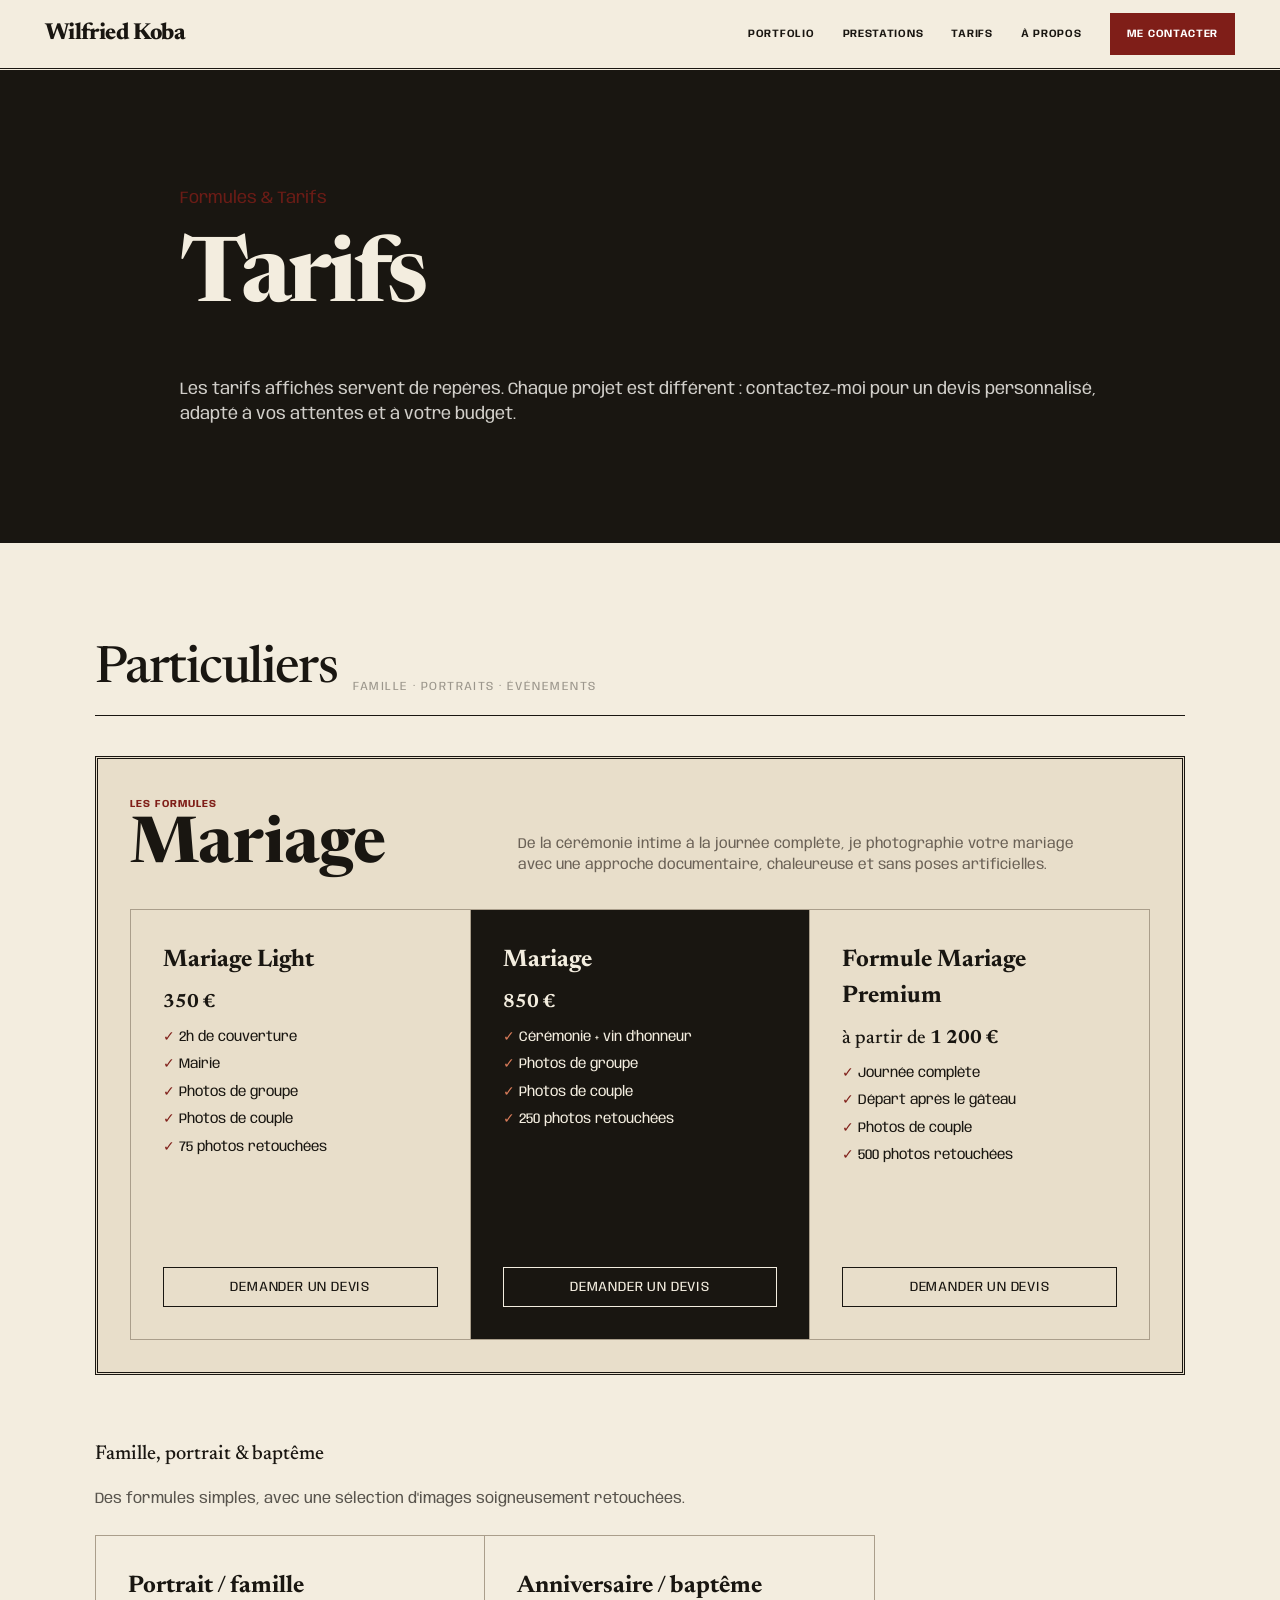
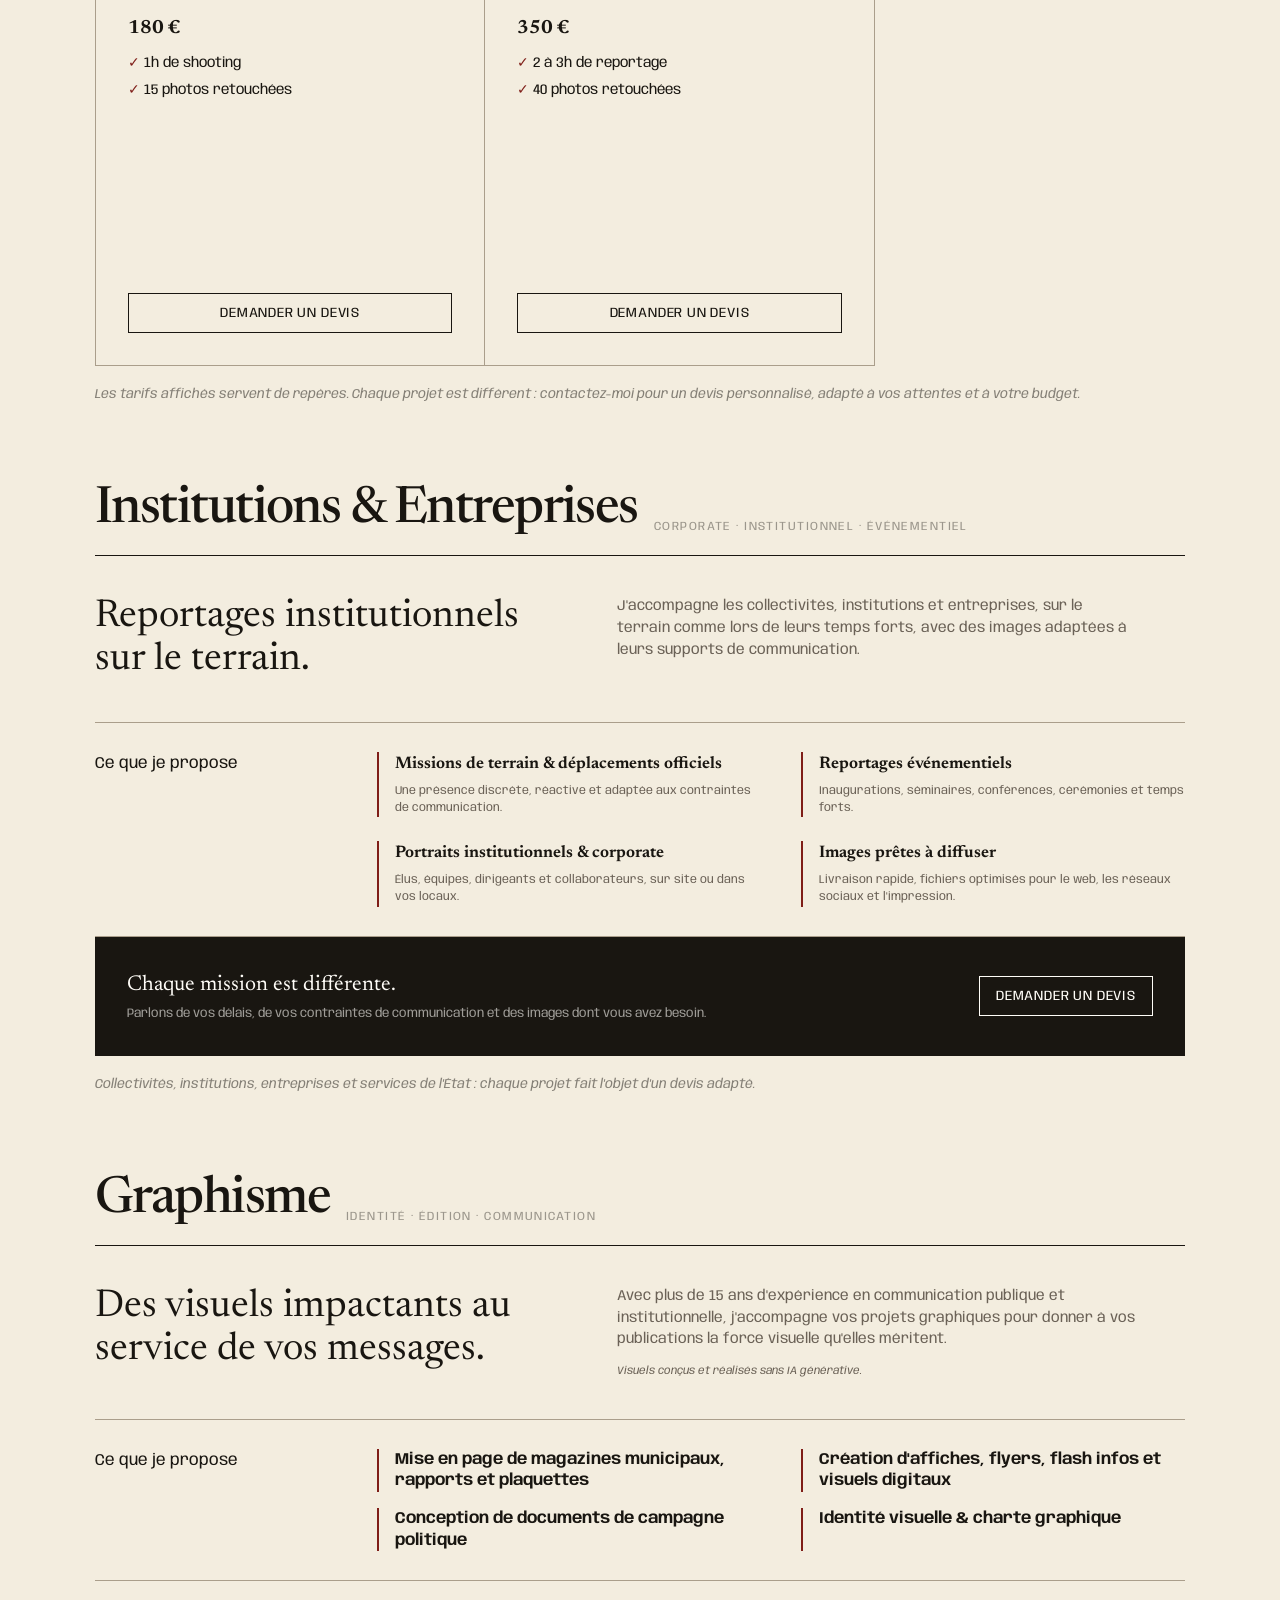
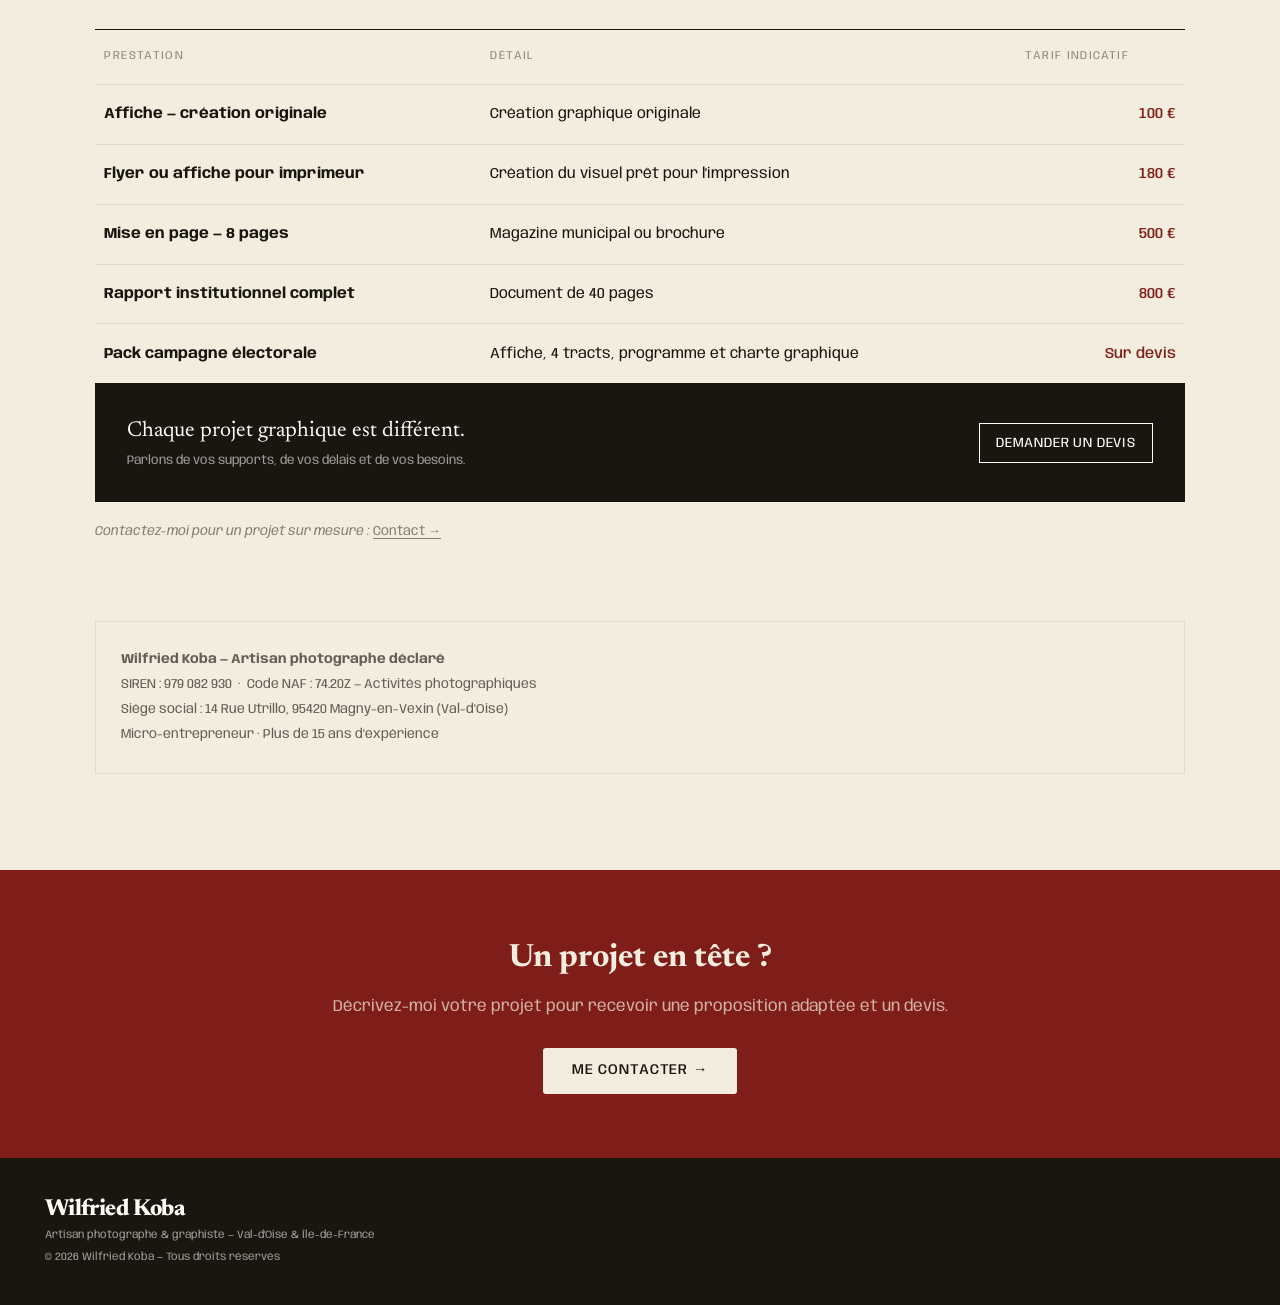
<file: tarifs.html>
<!DOCTYPE html>
<html lang="fr">
<head>
<meta charset="UTF-8">
<meta name="viewport" content="width=device-width, initial-scale=1.0">
<title>Tarifs — Wilfried Koba, Artisan photographe Val-d'Oise</title>
<meta name="description" content="Tarifs indicatifs de Wilfried Koba, artisan photographe et graphiste en Val-d'Oise. Portraits, famille, mariages et graphisme.">
<link rel="preconnect" href="https://fonts.googleapis.com">
<link rel="preconnect" href="https://fonts.gstatic.com" crossorigin>
<link href="https://fonts.googleapis.com/css2?family=Anybody:wdth,wght@50..150,300..900&family=Newsreader:opsz,wght@6..72,400..800&display=swap" rel="stylesheet">
<link rel="stylesheet" href="assets/css/style.css?v=20260910-3">
<style>
/* ── Tarifs page specific ── */
.tarifs-hero {
  background: var(--ink);
  color: var(--bg);
  padding: clamp(3rem, 8vw, 6rem) var(--side) clamp(2rem, 6vw, 4rem);
  text-align: center;
}
.tarifs-hero .eyebrow { color: var(--accent); }
.tarifs-hero h1 { font-family: var(--serif); font-size: clamp(2rem, 5vw, 3.5rem); font-weight: 500; margin: .3em 0 .6em; color: var(--bg); }
.tarifs-hero p { font-size: 1.05rem; opacity: .8; max-width: 520px; margin: 0 auto; }

.tarifs-body { max-width: 1080px; margin: 0 auto; padding: 4rem var(--side) 6rem; }

/* Section heading */
.tarifs-section { margin-bottom: 5rem; }
.tarifs-section-head { display: flex; align-items: baseline; gap: 1rem; margin-bottom: 2.5rem; border-bottom: 1px solid var(--ink); padding-bottom: .8rem; }
.tarifs-section-head h2 { font-family: var(--serif); font-size: clamp(1.5rem, 3vw, 2rem); font-weight: 500; }
.tarifs-section-head .section-tag { font-size: .75rem; letter-spacing: .12em; text-transform: uppercase; opacity: .4; }

/* Pack cards */
.packs { display: grid; grid-template-columns: repeat(auto-fit, minmax(240px, 1fr)); gap: 1.5rem; }
.pack {
  border: 1px solid rgba(26,23,20,.12);
  border-radius: 4px;
  padding: 1.8rem 1.6rem;
  display: flex; flex-direction: column; gap: .8rem;
  position: relative;
}
.pack.featured {
  border-color: var(--ink);
  background: var(--ink);
  color: var(--bg);
}
.pack-badge {
  position: absolute; top: -12px; left: 1.6rem;
  background: var(--accent); color: #fff;
  font-size: .7rem; letter-spacing: .1em; text-transform: uppercase;
  padding: .25em .8em; border-radius: 2px;
}
.pack-name { font-family: var(--serif); font-size: 1.15rem; font-weight: 500; }
.pack-price { font-size: 1.6rem; font-weight: 500; line-height: 1.2; }
.pack-price span { font-size: .85rem; font-weight: 400; opacity: .6; }
.pack-desc { font-size: .9rem; line-height: 1.6; opacity: .7; }
.pack.featured .pack-desc { opacity: .75; }
.pack-includes { list-style: none; padding: 0; margin: 0; font-size: .88rem; display: flex; flex-direction: column; gap: .4rem; }
.pack-includes li::before { content: "✓ "; color: var(--accent); font-weight: 500; }
.pack.featured .pack-includes li::before { color: #d97c5a; }
.pack-cta {
  margin-top: auto;
  display: inline-block; padding: .65em 1.2em;
  border: 1px solid currentColor; border-radius: 3px;
  font-size: .85rem; letter-spacing: .06em; text-transform: uppercase;
  text-decoration: none; text-align: center;
  transition: background .2s, color .2s;
}
.pack-cta:hover { background: var(--ink); color: var(--bg); }
.pack.featured .pack-cta { border-color: var(--bg); color: var(--bg); }
.pack.featured .pack-cta:hover { background: var(--bg); color: var(--ink); }

.pack-note { margin-top: 1.2rem; font-size: .82rem; opacity: .5; font-style: italic; }

/* Tableau simple */
.price-table { width: 100%; border-collapse: collapse; font-size: .92rem; }
.price-table th, .price-table td { text-align: left; padding: .9rem .5rem; border-bottom: 1px solid rgba(26,23,20,.1); vertical-align: top; }
.price-table th { font-size: .72rem; letter-spacing: .12em; text-transform: uppercase; opacity: .45; font-weight: 400; padding-bottom: .5rem; }
.price-table td:last-child { text-align: right; font-weight: 500; white-space: nowrap; }
.price-table tr:last-child td { border-bottom: none; }
.price-tag-accent { color: var(--accent); }

/* CTA bande */
.tarifs-cta-band {
  background: var(--ink); color: var(--bg);
  text-align: center;
  padding: clamp(2.5rem, 6vw, 4rem) var(--side);
}
.tarifs-cta-band h2 { font-family: var(--serif); font-size: clamp(1.4rem, 3vw, 2rem); margin-bottom: .8rem; color: var(--bg); }
.tarifs-cta-band p { opacity: .7; margin-bottom: 1.8rem; }
.tarifs-cta-band a {
  display: inline-block; padding: .85em 2em;
  background: var(--bg); color: var(--ink);
  text-decoration: none; font-size: .9rem;
  letter-spacing: .06em; text-transform: uppercase;
  border-radius: 3px; font-weight: 500;
}

/* Legal block */
.legal-block {
  border: 1px solid rgba(26,23,20,.12);
  border-radius: 4px;
  padding: 1.6rem;
  font-size: .82rem;
  line-height: 1.9;
  opacity: .65;
  margin-top: 4rem;
}
.legal-block strong { opacity: 1; }
.legal-block a { color: var(--ink); }

/* Pack sub-heading */
.pack-subhead { font-family: var(--serif); font-size: 1.25rem; font-weight: 500; margin: 3rem 0 1.2rem; }

@media (max-width: 600px) {
  .packs { grid-template-columns: 1fr; }
  .price-table { font-size: .82rem; }
  .price-table td:last-child { white-space: normal; }
  .tarifs-section-head { flex-direction: column; gap: .3rem; }
}
</style>
</head>
<body>

<header id="siteHeader">
  <div class="hd-inner">
    <a href="index.html" class="logo">Wilfried Koba</a>
    <nav id="mainNav">
      <a href="index.html#portfolio">Portfolio</a>
      <a href="index.html#services">Prestations</a>
      <a href="tarifs.html">Tarifs</a>
      <a href="index.html#apropos">À propos</a>
      <a href="index.html#contact" class="nav-cta">Me contacter</a>
    </nav>
    <button class="burger" id="burger" aria-label="Ouvrir le menu" aria-expanded="false">
      <span></span><span></span>
    </button>
  </div>
</header>

<!-- HERO TARIFS -->
<section class="tarifs-hero">
  <p class="eyebrow">Formules &amp; Tarifs</p>
  <h1>Tarifs</h1>
  <p>Les tarifs affichés servent de repères. Chaque projet est différent : contactez-moi pour un devis personnalisé, adapté à vos attentes et à votre budget.</p>
</section>

<div class="tarifs-body">

  <!-- PARTICULIERS -->
  <section class="tarifs-section" id="particuliers">
    <div class="tarifs-section-head">
      <h2>Particuliers</h2>
      <span class="section-tag">Famille · Portraits · Événements</span>
    </div>

    <!-- MARIAGE -->
    <div class="wedding-feature" id="mariage">
      <div class="wedding-intro">
        <div><span class="section-tag">Les formules</span><h3 class="pack-subhead">Mariage</h3></div>
        <p>De la cérémonie intime à la journée complète, je photographie votre mariage avec une approche documentaire, chaleureuse et sans poses artificielles.</p>
      </div>
      <div class="packs wedding-packs">
      <div class="pack">
        <div class="pack-name">Mariage Light</div>
        <div class="pack-price"><strong>350&nbsp;€</strong></div>
        <ul class="pack-includes">
          <li>2h de couverture</li>
          <li>Mairie</li>
          <li>Photos de groupe</li>
          <li>Photos de couple</li>
          <li>75 photos retouchées</li>
        </ul>
        <a href="index.html#contact" class="pack-cta">Demander un devis</a>
      </div>

      <div class="pack featured">
        <div class="pack-name">Mariage</div>
        <div class="pack-price"><strong>850&nbsp;€</strong></div>
        <ul class="pack-includes">
          <li>Cérémonie + vin d'honneur</li>
          <li>Photos de groupe</li>
          <li>Photos de couple</li>
          <li>250 photos retouchées</li>
        </ul>
        <a href="index.html#contact" class="pack-cta">Demander un devis</a>
      </div>

      <div class="pack">
        <div class="pack-name">Formule Mariage Premium</div>
        <div class="pack-price">à partir de <strong>1&nbsp;200&nbsp;€</strong></div>
        <ul class="pack-includes">
          <li>Journée complète</li>
          <li>Départ après le gâteau</li>
          <li>Photos de couple</li>
          <li>500 photos retouchées</li>
        </ul>
        <a href="index.html#contact" class="pack-cta">Demander un devis</a>
      </div>
      </div>
    </div>

    <h3 class="pack-subhead">Famille, portrait &amp; baptême</h3>
    <p style="margin-bottom:1.5rem; font-size:.95rem; opacity:.7;">Des formules simples, avec une sélection d'images soigneusement retouchées.</p>

    <div class="packs family-packs">
      <div class="pack">
        <div class="pack-name">Portrait / famille</div>
        <div class="pack-price"><strong>180&nbsp;€</strong></div>
        <ul class="pack-includes">
          <li>1h de shooting</li>
          <li>15 photos retouchées</li>
        </ul>
        <a href="index.html#contact" class="pack-cta">Demander un devis</a>
      </div>

      <div class="pack">
        <div class="pack-name">Anniversaire / baptême</div>
        <div class="pack-price"><strong>350&nbsp;€</strong></div>
        <ul class="pack-includes">
          <li>2 à 3h de reportage</li>
          <li>40 photos retouchées</li>
        </ul>
        <a href="index.html#contact" class="pack-cta">Demander un devis</a>
      </div>
    </div>
    <p class="pack-note">Les tarifs affichés servent de repères. Chaque projet est différent : contactez-moi pour un devis personnalisé, adapté à vos attentes et à votre budget.</p>
  </section>

  <!-- CORPORATE -->
  <section class="tarifs-section" id="corporate">
    <div class="tarifs-section-head">
      <h2>Institutions &amp; Entreprises</h2>
      <span class="section-tag">Corporate · Institutionnel · Événementiel</span>
    </div>
    <div class="institution-intro">
      <h3>Reportages institutionnels sur le terrain.</h3>
      <p>J'accompagne les collectivités, institutions et entreprises, sur le terrain comme lors de leurs temps forts, avec des images adaptées à leurs supports de communication.</p>
    </div>
    <div class="institution-offer">
      <p class="section-tag">Ce que je propose</p>
      <ul>
        <li><strong>Missions de terrain &amp; déplacements officiels</strong><span>Une présence discrète, réactive et adaptée aux contraintes de communication.</span></li>
        <li><strong>Reportages événementiels</strong><span>Inaugurations, séminaires, conférences, cérémonies et temps forts.</span></li>
        <li><strong>Portraits institutionnels &amp; corporate</strong><span>Élus, équipes, dirigeants et collaborateurs, sur site ou dans vos locaux.</span></li>
        <li><strong>Images prêtes à diffuser</strong><span>Livraison rapide, fichiers optimisés pour le web, les réseaux sociaux et l'impression.</span></li>
      </ul>
    </div>
    <div class="institution-contact">
      <div><strong>Chaque mission est différente.</strong><p>Parlons de vos délais, de vos contraintes de communication et des images dont vous avez besoin.</p></div>
      <a href="index.html#contact" class="pack-cta">Demander un devis</a>
    </div>
    <p class="pack-note">Collectivités, institutions, entreprises et services de l'État : chaque projet fait l'objet d'un devis adapté.</p>
  </section>

  <!-- GRAPHISME -->
  <section class="tarifs-section" id="graphisme">
    <div class="tarifs-section-head">
      <h2>Graphisme</h2>
      <span class="section-tag">Identité · Édition · Communication</span>
    </div>
    <div class="graphic-intro">
      <h3>Des visuels impactants au service de vos messages.</h3>
      <div><p>Avec plus de 15 ans d'expérience en communication publique et institutionnelle, j'accompagne vos projets graphiques pour donner à vos publications la force visuelle qu'elles méritent.</p><small class="graphic-ai-note">Visuels conçus et réalisés sans IA générative.</small></div>
    </div>
    <div class="graphic-offer">
      <p class="section-tag">Ce que je propose</p>
      <ul>
        <li>Mise en page de magazines municipaux, rapports et plaquettes</li>
        <li>Création d'affiches, flyers, flash infos et visuels digitaux</li>
        <li>Conception de documents de campagne politique</li>
        <li>Identité visuelle &amp; charte graphique</li>
      </ul>
    </div>

    <table class="price-table">
      <thead>
        <tr>
          <th>Prestation</th>
          <th>Détail</th>
          <th>Tarif indicatif</th>
        </tr>
      </thead>
      <tbody>
        <tr>
          <td><strong>Affiche — création originale</strong></td>
          <td>Création graphique originale</td>
          <td class="price-tag-accent">100&nbsp;€</td>
        </tr>
        <tr>
          <td><strong>Flyer ou affiche pour imprimeur</strong></td>
          <td>Création du visuel prêt pour l'impression</td>
          <td class="price-tag-accent">180&nbsp;€</td>
        </tr>
        <tr>
          <td><strong>Mise en page — 8 pages</strong></td>
          <td>Magazine municipal ou brochure</td>
          <td class="price-tag-accent">500&nbsp;€</td>
        </tr>
        <tr>
          <td><strong>Rapport institutionnel complet</strong></td>
          <td>Document de 40 pages</td>
          <td class="price-tag-accent">800&nbsp;€</td>
        </tr>
        <tr>
          <td><strong>Pack campagne électorale</strong></td>
          <td>Affiche, 4 tracts, programme et charte graphique</td>
          <td class="price-tag-accent">Sur devis</td>
        </tr>
      </tbody>
    </table>
    <div class="institution-contact graphic-contact">
      <div><strong>Chaque projet graphique est différent.</strong><p>Parlons de vos supports, de vos délais et de vos besoins.</p></div>
      <a href="index.html#contact" class="pack-cta">Demander un devis</a>
    </div>
    <p class="pack-note">Contactez-moi pour un projet sur mesure : <a href="index.html#contact">Contact →</a></p>
  </section>

  <!-- LEGAL REASSURANCE -->
  <div class="legal-block">
    <strong>Wilfried Koba — Artisan photographe déclaré</strong><br>
    SIREN&nbsp;: 979&nbsp;082&nbsp;930 &nbsp;·&nbsp; Code NAF&nbsp;: 74.20Z — Activités photographiques<br>
    Siège social&nbsp;: 14 Rue Utrillo, 95420 Magny-en-Vexin (Val-d'Oise)<br>
    Micro-entrepreneur · Plus de 15 ans d'expérience
  </div>

</div><!-- /tarifs-body -->

<!-- CTA BAND -->
<section class="tarifs-cta-band">
  <h2>Un projet en tête&nbsp;?</h2>
  <p>Décrivez-moi votre projet pour recevoir une proposition adaptée et un devis.</p>
  <a href="index.html#contact">Me contacter →</a>
</section>

<footer>
  <div class="ft-inner">
    <span class="logo">Wilfried Koba</span>
    <p>Artisan photographe &amp; graphiste — Val-d'Oise &amp; Île-de-France</p>
    <p class="ft-copy">© <span id="year"></span> Wilfried Koba — Tous droits réservés</p>
  </div>
</footer>

<script>
document.getElementById('year').textContent = new Date().getFullYear();
const burger  = document.getElementById('burger');
const mainNav = document.getElementById('mainNav');
const header  = document.getElementById('siteHeader');
burger.addEventListener('click', () => {
  const open = mainNav.classList.toggle('open');
  burger.classList.toggle('open', open);
  burger.setAttribute('aria-expanded', open ? 'true' : 'false');
});
mainNav.querySelectorAll('a').forEach(link => {
  link.addEventListener('click', () => {
    mainNav.classList.remove('open');
    burger.classList.remove('open');
    burger.setAttribute('aria-expanded', 'false');
  });
});
window.addEventListener('scroll', () => {
  header.classList.toggle('scrolled', window.scrollY > 40);
}, { passive: true });
</script>
</body>
</html>
</file>
<file: assets/css/style.css>
:root{--paper:#f3eddf;--paper-2:#e8deca;--ink:#191611;--muted:#6b6257;--line:#aa9e8b;--signal:#7f1e18;--white:#fffdf8;--serif:'Newsreader',Georgia,serif;--sans:'Anybody',Arial,sans-serif;--side:clamp(1.25rem,3.5vw,3.5rem);--max:1600px}
*,*::before,*::after{box-sizing:border-box;margin:0;padding:0}html{scroll-behavior:smooth;scroll-padding-top:76px}body{background:var(--paper);color:var(--ink);font-family:var(--sans);font-size:16px;line-height:1.6;-webkit-font-smoothing:antialiased}body.menu-open{overflow:hidden}img{display:block;max-width:100%}a{color:inherit;text-decoration:none}button{font:inherit}[hidden]{display:none!important}:focus-visible{outline:2px solid var(--signal);outline-offset:4px}.skip-link{position:fixed;z-index:1000;top:8px;left:8px;padding:.7rem 1rem;background:var(--ink);color:var(--white);transform:translateY(-150%)}.skip-link:focus{transform:none}
.site-header{position:sticky;z-index:100;top:0;background:rgba(241,238,231,.96);border-bottom:1px solid transparent}.site-header.scrolled{border-color:var(--line)}.header-inner{height:76px;max-width:var(--max);margin:0 auto;padding:0 var(--side);display:flex;align-items:center;justify-content:space-between;gap:2rem}.brand{display:flex;align-items:baseline;gap:.8rem;white-space:nowrap}.brand span{font-family:var(--serif);font-size:1.16rem}.brand small{color:var(--muted);font-size:.62rem;letter-spacing:.1em;text-transform:uppercase}nav{display:flex;align-items:center;gap:clamp(1.2rem,2.5vw,2.5rem)}nav a{color:var(--muted);font-size:.78rem;letter-spacing:.02em}nav a:hover{color:var(--ink)}nav .nav-cta{padding:.65rem 1rem;border:1px solid var(--ink);color:var(--ink)}nav .nav-cta:hover{background:var(--ink);color:var(--white)}.burger{display:none;width:42px;height:42px;border:0;background:none;align-items:center;justify-content:center;flex-direction:column;gap:7px;cursor:pointer}.burger span{width:22px;height:1px;background:var(--ink);transition:transform .25s}.burger.open span:first-child{transform:translateY(4px) rotate(45deg)}.burger.open span:last-child{transform:translateY(-4px) rotate(-45deg)}
.hero{max-width:var(--max);height:min(72vh,720px);min-height:590px;margin:0 auto;display:grid;grid-template-columns:minmax(400px,.83fr) minmax(0,1.17fr);border-bottom:1px solid var(--line)}.hero-copy{padding:clamp(3.5rem,6vw,6.5rem) var(--side) clamp(3rem,5vw,5rem);display:flex;flex-direction:column;justify-content:flex-end;min-width:0}.kicker{margin-bottom:1.5rem;color:var(--signal);font-size:.68rem;font-weight:600;letter-spacing:.14em;text-transform:uppercase}.hero h1{font-family:var(--serif);font-size:clamp(3.8rem,6.7vw,7.25rem);font-weight:400;line-height:.84;letter-spacing:-.055em}.hero h1 em{color:var(--signal);font-weight:400}.hero-intro{max-width:440px;margin-top:2rem;color:var(--muted);font-size:.94rem}.hero-actions{margin-top:2.1rem;display:flex;align-items:center;gap:1.6rem;flex-wrap:wrap}.button{display:inline-flex;justify-content:center;align-items:center;min-height:48px;padding:.8rem 1.25rem;font-size:.76rem;font-weight:600;letter-spacing:.04em}.button-solid{background:var(--ink);color:var(--white)}.button-solid:hover{background:var(--signal)}.text-link{display:inline-flex;align-items:center;gap:.7rem;border-bottom:1px solid currentColor;padding-bottom:.18rem;font-size:.78rem;font-weight:500}.text-link span{color:var(--signal)}.hero-media{position:relative;min-width:0;overflow:hidden;background:var(--paper-2)}.hero-media img{width:100%;height:100%;object-fit:cover;object-position:center 38%}.hero-media figcaption{position:absolute;right:1rem;bottom:1rem;padding:.35rem .55rem;background:rgba(24,23,20,.76);color:rgba(255,255,255,.8);font-size:.58rem;letter-spacing:.08em;text-transform:uppercase}
.portfolio-section,.testimonials-section{max-width:var(--max);margin:0 auto;padding:clamp(5.5rem,9vw,9rem) var(--side)}.section-heading{display:grid;grid-template-columns:1fr minmax(260px,420px);align-items:end;gap:3rem;margin-bottom:4rem}.section-heading .kicker{margin-bottom:1rem}.section-heading h2,.about-copy h2,.contact-section h2,.lenscap-section h2{font-family:var(--serif);font-size:clamp(3rem,6vw,6rem);font-weight:400;line-height:.92;letter-spacing:-.045em}.section-heading>p{color:var(--muted);font-size:.88rem;max-width:360px}.port-tabs{display:flex;gap:0;margin-bottom:2rem;border-bottom:1px solid var(--line)}.ptab{min-width:140px;padding:.9rem 0;margin-right:2.2rem;border:0;border-bottom:2px solid transparent;background:none;color:var(--muted);cursor:pointer;text-align:left;font-size:.76rem}.ptab span{float:right;opacity:.55}.ptab:hover{color:var(--ink)}.ptab.active{border-bottom-color:var(--signal);color:var(--ink);font-weight:600}.gallery{columns:4 230px;column-gap:.8rem}.gallery-item{width:100%;margin-bottom:.8rem;display:block;break-inside:avoid;overflow:hidden;border:0;background:var(--paper-2);cursor:zoom-in}.gallery-item img{width:100%;height:auto;transition:transform .5s cubic-bezier(.2,.7,.2,1),filter .3s}.gallery-item:hover img{transform:scale(1.025);filter:contrast(1.03)}
.services-section{padding:clamp(5.5rem,9vw,9rem) var(--side);background:var(--ink);color:var(--white)}.services-section>*{max-width:calc(var(--max) - 2 * var(--side));margin-left:auto;margin-right:auto}.section-heading-light{color:var(--white)}.section-heading-light>p{color:rgba(248,246,241,.55)}.service-list{border-top:1px solid rgba(255,255,255,.25)}.service-row{display:grid;grid-template-columns:60px minmax(190px,.8fr) minmax(260px,1fr) auto;gap:2rem;align-items:start;padding:2.3rem 0;border-bottom:1px solid rgba(255,255,255,.18)}.service-index{color:var(--signal);font-size:.68rem}.service-row h3{font-family:var(--serif);font-size:clamp(1.4rem,2.4vw,2.1rem);font-weight:400;line-height:1.1}.service-row p{max-width:460px;color:rgba(248,246,241,.55);font-size:.86rem}.service-row a{color:rgba(248,246,241,.9);border-bottom:1px solid rgba(248,246,241,.4);padding-bottom:.2rem;font-size:.72rem;white-space:nowrap}.service-row a span{margin-left:.5rem;color:var(--signal)}
.about-section{max-width:var(--max);margin:0 auto;padding:clamp(5.5rem,9vw,9rem) var(--side);display:grid;grid-template-columns:minmax(280px,.72fr) minmax(360px,1.28fr);gap:clamp(3rem,8vw,8rem);align-items:center}.about-photo{max-width:470px}.about-photo img{width:100%;aspect-ratio:3/4;object-fit:cover;filter:saturate(.82)}.about-copy{max-width:670px}.about-lead{margin-top:2.2rem;font-family:var(--serif);font-size:clamp(1.3rem,2vw,1.8rem)!important;line-height:1.35!important;color:var(--ink)!important}.about-copy>p:not(.kicker){max-width:600px;margin-top:1.4rem;color:var(--muted);font-size:.9rem}.about-references{padding-top:1.1rem;border-top:1px solid var(--line)}.about-references strong{display:block;margin-bottom:.35rem;color:var(--ink);font-size:.68rem;letter-spacing:.08em;text-transform:uppercase}.about-facts{margin-top:2rem;border-top:1px solid var(--line)}.about-facts div{display:grid;grid-template-columns:110px 1fr;padding:.8rem 0;border-bottom:1px solid var(--line);font-size:.75rem}.about-facts dt{color:var(--muted)}.about-facts dd{font-weight:500}
.lenscap-section{max-width:var(--max);margin:0 auto;padding:clamp(5.5rem,9vw,9rem) var(--side);border-top:1px solid var(--ink);border-bottom:1px solid var(--ink)}.lenscap-intro{display:grid;grid-template-columns:1fr minmax(280px,440px);align-items:end;gap:3rem;margin-bottom:3.5rem}.lenscap-section .kicker{margin-bottom:1rem}.lenscap-section h2{font-size:clamp(3rem,6vw,6rem)}.lenscap-intro>div:last-child>p{max-width:390px;margin-bottom:1.5rem;color:var(--muted);font-size:.86rem}.lenscap-issues{display:grid;grid-template-columns:1fr 1fr;gap:1rem}.lenscap-issue figure{aspect-ratio:1.45/1;overflow:hidden;background:#fff}.lenscap-issue img{width:100%;height:100%;object-fit:cover}.lenscap-issue>div{display:flex;justify-content:space-between;gap:2rem;padding-top:1rem;border-top:1px solid var(--ink);font-size:.7rem}.lenscap-issue>div span{font-weight:600;text-transform:uppercase;letter-spacing:.08em}.lenscap-issue>div p{color:var(--muted);text-align:right}
.testimonials-grid{display:grid;grid-template-columns:1.3fr .7fr;gap:clamp(3rem,7vw,7rem)}blockquote p{font-family:var(--serif)}.testimonial-featured{padding-top:2rem;border-top:1px solid var(--ink)}.testimonial-featured p{max-width:760px;font-size:clamp(2rem,4vw,4rem);line-height:1.15;letter-spacing:-.025em}blockquote cite{display:block;margin-top:2rem;color:var(--ink);font-style:normal;font-size:.72rem;font-weight:600}blockquote cite span{display:block;color:var(--muted);font-weight:400}.testimonial-small{display:flex;flex-direction:column;gap:3rem}.testimonial-small blockquote{padding-top:2rem;border-top:1px solid var(--line)}.testimonial-small p{font-size:1.35rem;line-height:1.4}
.contact-section{padding:clamp(5rem,9vw,8rem) var(--side) 3rem;background:var(--signal);color:var(--white)}.contact-section>*{max-width:calc(var(--max) - 2 * var(--side));margin-left:auto;margin-right:auto}.contact-section .kicker{color:rgba(255,255,255,.7)}.contact-main{display:grid;grid-template-columns:1fr 1fr;gap:5rem;align-items:end}.contact-section h2{font-size:clamp(4rem,8vw,8rem)}.contact-copy{padding-bottom:.8rem}.contact-copy p{max-width:460px;color:rgba(255,255,255,.75);font-size:.9rem}.contact-email{display:inline-flex;gap:1rem;margin-top:2.2rem;padding-bottom:.25rem;border-bottom:1px solid rgba(255,255,255,.7);font-family:var(--serif);font-size:clamp(1.1rem,2.1vw,1.7rem)}.contact-meta{margin-top:5rem;padding-top:1.4rem;display:flex;gap:2rem;justify-content:space-between;border-top:1px solid rgba(255,255,255,.35);color:rgba(255,255,255,.75);font-size:.68rem}.contact-meta a:hover{color:var(--white)}
footer{padding:2.5rem var(--side);background:var(--ink);color:rgba(248,246,241,.6)}.footer-inner{max-width:calc(var(--max) - 2 * var(--side));margin:0 auto;display:grid;grid-template-columns:1fr 1fr auto;align-items:end;gap:2rem;font-size:.68rem}.footer-inner>div{display:flex;flex-direction:column}.footer-inner strong{color:var(--white);font-family:var(--serif);font-size:1.1rem;font-weight:400}.footer-inner p{text-align:center}.footer-inner a{color:var(--white)}
.lightbox{display:none;position:fixed;z-index:500;inset:0;align-items:center;justify-content:center;background:rgba(15,14,12,.97)}.lightbox.open{display:flex}#lightboxImg{max-width:min(86vw,1400px);max-height:86vh;object-fit:contain}.lightbox button{position:fixed;border:0;background:none;color:var(--white);cursor:pointer}.lightbox-close{top:1.2rem;right:1.4rem;font-size:.72rem;letter-spacing:.08em;text-transform:uppercase}.lightbox-nav{top:50%;padding:1rem;font-size:1.5rem}.lightbox-prev{left:1rem}.lightbox-next{right:1rem}
/* The pricing page retains its detailed content while sharing the new visual system. */
.tarifs-hero{background:var(--ink)!important;color:var(--white)!important;padding:clamp(5rem,9vw,8rem) var(--side)!important;text-align:left!important}.tarifs-hero>*{max-width:920px!important;margin-left:auto!important;margin-right:auto!important}.tarifs-hero h1{font-size:clamp(3.4rem,7vw,7rem)!important;line-height:.95!important;letter-spacing:-.04em}.tarifs-body{max-width:1180px!important;padding-top:clamp(4rem,8vw,7rem)!important}.tarifs-section-head{align-items:end!important;padding-bottom:1.2rem!important}.tarifs-section-head h2{font-size:clamp(2.2rem,4vw,4rem)!important;line-height:1!important;letter-spacing:-.03em}.packs{gap:0!important;border-top:1px solid var(--line);border-left:1px solid var(--line)}.pack{min-height:430px;border:0!important;border-right:1px solid var(--line)!important;border-bottom:1px solid var(--line)!important;border-radius:0!important;padding:2rem!important}.pack.featured{background:var(--ink)!important}.pack-name{font-size:1.5rem!important}.pack-price{font-family:var(--serif);font-size:1.2rem!important}.pack-cta{border-radius:0!important}.price-table{border-top:1px solid var(--ink)}.price-table th,.price-table td{padding:1.15rem .6rem!important}.tarifs-cta-band{background:var(--signal)!important}.legal-block{border-radius:0!important}
@media(max-width:980px){.brand small{display:none}.hero{grid-template-columns:minmax(340px,.9fr) 1.1fr}.service-row{grid-template-columns:40px 1fr 1fr}.service-row a{grid-column:2}}
@media(max-width:760px){html{scroll-padding-top:66px}.header-inner{height:66px}.burger{display:flex;z-index:2}nav{position:fixed;inset:0;padding:7rem var(--side) 3rem;background:var(--paper);flex-direction:column;align-items:flex-start;justify-content:flex-start;gap:0;transform:translateX(100%);transition:transform .28s ease}nav.open{transform:none}nav a{width:100%;padding:1rem 0;border-bottom:1px solid var(--line);color:var(--ink);font-family:var(--serif);font-size:1.7rem}nav .nav-cta{margin-top:1.5rem;padding:.9rem 1rem;border:1px solid var(--ink);font-family:var(--sans);font-size:.8rem;text-align:center}.hero{height:auto;min-height:0;grid-template-columns:1fr;grid-template-rows:auto 58svh}.hero-copy{padding-top:4.5rem;padding-bottom:3.5rem}.hero h1{font-size:clamp(3.7rem,17vw,5.7rem)}.hero-intro{font-size:.88rem}.hero-media{min-height:480px}.hero-media img{object-position:center 34%}.proof-bar{grid-template-columns:1fr 1fr;gap:1.2rem;padding-top:1.6rem;padding-bottom:1.6rem}.section-heading{grid-template-columns:1fr;gap:1.5rem;margin-bottom:2.8rem}.port-tabs{overflow-x:auto}.ptab{flex:0 0 124px;min-width:124px;margin-right:1.2rem}.gallery{columns:2 140px;column-gap:.45rem}.gallery-item{margin-bottom:.45rem}.service-row{grid-template-columns:32px 1fr;gap:1rem;padding:1.8rem 0}.service-row h3,.service-row p,.service-row a{grid-column:2}.about-section{grid-template-columns:1fr}.about-photo{max-width:78%}.lenscap-intro{grid-template-columns:1fr;gap:1.5rem}.lenscap-issues{grid-template-columns:1fr}.lenscap-issue>div{gap:1rem}.testimonials-grid{grid-template-columns:1fr}.contact-main{grid-template-columns:1fr;gap:2.5rem}.contact-email{word-break:break-word}.contact-meta{flex-direction:column;gap:.6rem}.footer-inner{grid-template-columns:1fr auto}.footer-inner p{display:none}.tarifs-section-head{align-items:flex-start!important}.pack{min-height:auto}.price-table thead{display:none}.price-table,.price-table tbody,.price-table tr,.price-table td{display:block;width:100%}.price-table tr{padding:1rem 0;border-bottom:1px solid var(--line)}.price-table td{padding:.2rem 0!important;border:0!important;text-align:left!important}}
/* Compatibility for the detailed pricing page. */
:root{--bg:var(--paper);--bg-alt:var(--paper-2);--ink-2:var(--muted);--accent:var(--signal);--f-display:var(--serif);--f-body:var(--sans);--pad:var(--side)}
body>header{position:sticky;z-index:100;top:0;background:rgba(241,238,231,.96);border-bottom:1px solid transparent}.hd-inner{height:76px;max-width:var(--max);margin:0 auto;padding:0 var(--side);display:flex;align-items:center;justify-content:space-between;gap:2rem}.logo{font-family:var(--serif);font-size:1.16rem;white-space:nowrap}.ft-inner{max-width:calc(var(--max) - 2 * var(--side));margin:0 auto;display:flex;flex-direction:column;gap:.35rem;font-size:.68rem}.ft-inner .logo{color:var(--white)}
.portfolio-offer{display:grid;grid-template-columns:minmax(180px,.6fr) 1.4fr;gap:3rem;margin:-.5rem 0 2.5rem;padding:1.8rem 0;border-bottom:1px solid var(--line)}.portfolio-offer .kicker{margin:0}.portfolio-offer ul{list-style:none;display:grid;grid-template-columns:1fr 1fr;gap:1rem 2.5rem}.portfolio-offer li{padding-left:1rem;border-left:2px solid var(--signal);font-family:var(--serif);font-size:1.05rem;line-height:1.3}.portfolio-offer li span{display:block;margin-top:.25rem;color:var(--muted);font-family:var(--sans);font-size:.68rem}
.graphic-intro{display:grid;grid-template-columns:1fr 1.2fr;gap:3rem;align-items:start;margin-bottom:2.5rem}.graphic-intro h3{max-width:430px;font-family:var(--serif);font-size:clamp(1.7rem,3vw,2.6rem);font-weight:400;line-height:1.12}.graphic-intro p{max-width:520px;color:var(--muted);font-size:.9rem}.graphic-offer{display:grid;grid-template-columns:.45fr 1.55fr;gap:3rem;margin-bottom:3rem;padding:1.8rem 0;border-top:1px solid var(--line);border-bottom:1px solid var(--line)}.graphic-offer ul{list-style:none;display:grid;grid-template-columns:1fr 1fr;gap:1rem 2.5rem}.graphic-offer li{padding-left:1rem;border-left:2px solid var(--signal);font-family:var(--serif);font-size:1rem;line-height:1.35}.pack-note a{color:var(--ink);border-bottom:1px solid currentColor;font-style:normal}
.institution-intro{display:grid;grid-template-columns:1fr 1.2fr;gap:3rem;align-items:start;margin-bottom:2.5rem}.institution-intro h3{max-width:470px;font-family:var(--serif);font-size:clamp(1.7rem,3vw,2.6rem);font-weight:400;line-height:1.12}.institution-intro p{max-width:520px;color:var(--muted);font-size:.9rem}.institution-offer{display:grid;grid-template-columns:.45fr 1.55fr;gap:3rem;padding:1.8rem 0;border-top:1px solid var(--line);border-bottom:1px solid var(--line)}.institution-offer ul{list-style:none;display:grid;grid-template-columns:1fr 1fr;gap:1.5rem 2.5rem}.institution-offer li{padding-left:1rem;border-left:2px solid var(--signal)}.institution-offer strong{display:block;font-family:var(--serif);font-size:1.05rem;font-weight:500}.institution-offer span{display:block;margin-top:.35rem;color:var(--muted);font-size:.72rem;line-height:1.5}.institution-contact{display:flex;align-items:center;justify-content:space-between;gap:2rem;padding:2rem;background:var(--ink);color:var(--white)}.institution-contact strong{font-family:var(--serif);font-size:1.35rem;font-weight:400}.institution-contact p{margin-top:.25rem;color:rgba(248,246,241,.6);font-size:.78rem}.institution-contact .pack-cta{flex-shrink:0;margin:0;border-color:var(--white);color:var(--white)}.institution-contact .pack-cta:hover{background:var(--white);color:var(--ink)}
@media(max-width:760px){.portfolio-offer,.graphic-intro,.graphic-offer,.institution-intro,.institution-offer{grid-template-columns:1fr;gap:1.25rem}.portfolio-offer ul,.graphic-offer ul,.institution-offer ul{grid-template-columns:1fr}.institution-contact{align-items:flex-start;flex-direction:column}.institution-contact .pack-cta{width:100%}}
@media(prefers-reduced-motion:reduce){html{scroll-behavior:auto}*,*::before,*::after{transition-duration:.01ms!important}}

/* Direction 2026 — typographie d'affiche, photographie prioritaire */
body{background:var(--paper);font-family:var(--sans);line-height:1.5}
.site-header,body>header{background:var(--paper);border-bottom:3px double var(--ink)}
.header-inner,.hd-inner{height:68px;padding:0 var(--side)}
.brand,.logo{font-family:var(--serif)}
.brand span,.logo{font-family:var(--serif);font-size:1.45rem;font-weight:750;line-height:1;letter-spacing:-.025em}
.brand small{font-size:.58rem;letter-spacing:.16em;color:var(--ink)}
nav{gap:clamp(1rem,2.2vw,2rem)}
nav a{font-size:.68rem;font-weight:650;letter-spacing:.065em;text-transform:uppercase;color:var(--ink)}
nav .nav-cta{padding:.75rem 1rem;background:var(--signal);border-color:var(--signal);color:#fff}
nav .nav-cta:hover{background:var(--ink);border-color:var(--ink)}
.hero{height:min(72vh,680px);min-height:560px;grid-template-columns:minmax(420px,40%) minmax(0,60%);border-bottom:3px double var(--ink)}
.hero-copy{padding:clamp(2rem,3.5vw,3.5rem) var(--side);justify-content:center;border-right:1px solid var(--ink)}
.kicker{margin-bottom:1.4rem;color:var(--ink);font-size:.61rem;font-weight:600;letter-spacing:.14em}
.hero h1{max-width:none;font-family:var(--serif);font-size:clamp(4rem,6.2vw,6.4rem);font-weight:650;line-height:.8;letter-spacing:-.055em;text-transform:none}
.hero h1 span{display:block}
.hero h1 .hero-accent{color:var(--signal)}
.proof-bar{display:none!important}
.hero-role{margin-top:1.3rem;padding-top:.8rem;border-top:3px double var(--ink);font-family:var(--serif);font-size:1.28rem;font-weight:650}
.hero-place{margin-top:.2rem;font-size:.82rem;letter-spacing:.1em;text-transform:uppercase}
.hero-intro{max-width:none;margin-top:.8rem;color:var(--ink);font-size:.7rem;font-weight:520;letter-spacing:.065em;text-transform:uppercase}
.ai-note{width:max-content;margin-top:.8rem;padding:.28rem 0;border-top:1px solid var(--signal);border-bottom:1px solid var(--signal);color:var(--signal);font-size:.62rem;font-weight:750;letter-spacing:.12em;text-transform:uppercase}
.hero-actions{margin-top:1.2rem;gap:.7rem}
.button{min-height:52px;padding:.9rem 1.35rem;text-transform:uppercase}
.button-solid{background:var(--signal);color:#fff}
.button-solid:hover{background:var(--ink)}
.text-link{min-height:52px;padding:.9rem 1.15rem;border:1px solid var(--ink);font-size:.72rem;text-transform:uppercase}
.text-link span{color:inherit}
.hero-media img{object-position:center 38%}
.portfolio-section,.testimonials-section{padding-top:clamp(4.5rem,7vw,7rem);padding-bottom:clamp(4.5rem,7vw,7rem)}
.section-heading{margin-bottom:2.8rem;border-top:3px double var(--ink);padding-top:1rem}
.section-heading h2,.about-copy h2,.contact-section h2,.lenscap-section h2{font-family:var(--serif);font-size:clamp(3.2rem,7vw,7rem);font-weight:650;line-height:.86;letter-spacing:-.05em;text-transform:none}
.section-heading>p{font-size:.78rem}
.port-tabs{display:grid;grid-template-columns:repeat(5,1fr);margin-bottom:1rem;border:1px solid var(--ink);border-right:0}
.ptab{width:100%;min-width:0;margin:0;padding:1rem;border:0;border-right:1px solid var(--ink);background:transparent;color:var(--ink);font-family:var(--serif);font-size:1rem;font-weight:700}
.ptab.active{background:var(--signal);border-bottom:0;color:#fff}
.ptab:hover{background:var(--ink);color:#fff}
.gallery{columns:4 220px;column-gap:.65rem}
.gallery-item{margin-bottom:.65rem;background:#ddd}
.gallery-graphic{columns:3 240px;max-width:none}
.gallery-graphic .gallery-item img{height:auto;max-height:none;object-fit:contain;background:#e7e7e2}
.graphic-glimpse{display:grid;grid-template-columns:46px auto;align-items:center;gap:.75rem;width:max-content;margin:0 0 1.2rem auto;padding:.45rem .7rem .45rem .45rem;border:1px solid var(--line);background:transparent;color:var(--ink);cursor:pointer;text-align:left}
.graphic-glimpse img{width:46px;height:62px;object-fit:cover}
.graphic-glimpse span{display:flex;flex-direction:column}
.graphic-glimpse strong{font-family:var(--serif);font-size:1rem}
.graphic-glimpse small{color:var(--signal);font-size:.58rem;font-weight:700;letter-spacing:.08em;text-transform:uppercase}
.graphic-glimpse:hover{border-color:var(--signal);color:var(--signal)}
.portfolio-ai-note{width:max-content;max-width:100%;margin:0 0 1.4rem auto;color:var(--muted);font-size:.65rem;font-style:italic}
.portfolio-offer-lead .kicker{margin-bottom:.75rem}
.portfolio-offer-lead>p:last-child{max-width:360px;color:var(--muted);font-size:.78rem;line-height:1.55}
.portfolio-offer li,.graphic-offer li,.institution-offer strong{font-family:var(--sans);font-weight:650}
.portfolio-offer{grid-template-columns:1fr;gap:1.5rem;align-items:start}
.portfolio-offer-lead{display:grid;grid-template-columns:minmax(180px,.45fr) minmax(0,1.55fr);gap:3rem;align-items:start}
.portfolio-offer-lead>p:last-child{max-width:560px}
.portfolio-offer ul{grid-template-columns:repeat(4,minmax(0,1fr));gap:1.5rem}
.portfolio-offer li{min-height:72px}
.services-section{background:#10110f}
.section-heading-light{border-color:rgba(255,255,255,.7)}
.service-row{grid-template-columns:50px minmax(190px,.8fr) minmax(260px,1fr) auto}
.service-row h3{font-family:var(--serif);font-size:clamp(1.6rem,2.7vw,2.5rem);font-weight:650;line-height:1}
.about-section{border-top:1px solid var(--ink)}
.about-copy h2{font-size:clamp(3.2rem,6vw,6rem)}
.about-lead{font-family:var(--sans);font-size:clamp(1.2rem,2vw,1.65rem)!important;font-weight:600}
.lenscap-section h2{font-size:clamp(3rem,6vw,6rem)}
.lenscap-issue>div span{font-weight:700}
blockquote p{font-family:var(--sans)}
.testimonials-grid{display:grid;grid-template-columns:repeat(12,1fr);gap:0;border-top:3px double var(--ink)}
.testimonials-grid blockquote{grid-column:span 6;min-height:230px;padding:clamp(1.5rem,3vw,2.7rem);border-right:1px solid var(--line);border-bottom:1px solid var(--line);display:flex;flex-direction:column;justify-content:space-between}
.testimonials-grid blockquote:nth-child(odd){border-left:1px solid var(--line)}
.testimonials-grid blockquote:first-child{grid-column:span 7;min-height:330px;background:transparent;color:var(--ink)}
.testimonials-grid blockquote:nth-child(2){grid-column:span 5;min-height:330px;background:var(--paper-2);color:var(--ink)}
.testimonials-grid blockquote p{font-family:var(--serif);font-size:clamp(1.25rem,1.8vw,1.65rem);font-weight:500;line-height:1.35}
.testimonials-grid .testimonial-featured p{font-size:clamp(1.9rem,3vw,3rem);font-weight:500;line-height:1.16}
.testimonials-grid blockquote cite{margin-top:2rem;color:var(--signal);text-transform:uppercase;letter-spacing:.06em}
.testimonials-grid blockquote cite span{color:var(--muted);opacity:1}
.contact-section{background:var(--signal)}
.contact-section h2{font-size:clamp(4rem,9vw,9rem)}
.contact-main{grid-template-columns:minmax(280px,.75fr) minmax(420px,1.25fr);align-items:start;gap:clamp(2rem,5vw,5rem)}
.contact-email{font-family:var(--sans);font-weight:650}
.contact-copy h2{margin-bottom:2rem}
.contact-form{display:grid;grid-template-columns:1fr 1fr;gap:1.25rem 1.5rem;padding:clamp(1.4rem,3vw,2.4rem);background:var(--paper);color:var(--ink)}
.contact-field{display:flex;flex-direction:column;gap:.45rem}
.contact-field-wide,.contact-submit{grid-column:1 / -1}
.contact-field label{font-size:.63rem;font-weight:700;letter-spacing:.08em;text-transform:uppercase}
.contact-field label span{color:var(--muted);font-weight:400;letter-spacing:0;text-transform:none}
.contact-field input,.contact-field select,.contact-field textarea{width:100%;border:0;border-bottom:1px solid var(--ink);border-radius:0;padding:.7rem .1rem;background:transparent;color:var(--ink);font:inherit;font-size:.86rem;outline:none}
.contact-field textarea{min-height:130px;resize:vertical}
.contact-field input:focus,.contact-field select:focus,.contact-field textarea:focus{border-bottom-color:var(--signal);box-shadow:0 1px 0 var(--signal)}
.contact-submit{display:flex;align-items:center;justify-content:space-between;gap:1.5rem;margin-top:.25rem}
.contact-submit p{max-width:250px;color:var(--muted);font-size:.65rem;line-height:1.4}
.contact-button{display:inline-flex;align-items:center;justify-content:center;gap:.7rem;min-height:48px;padding:.8rem 1.25rem;border:1px solid var(--ink);background:var(--ink);color:var(--white);font:inherit;font-size:.72rem;font-weight:700;letter-spacing:.04em;text-transform:uppercase;cursor:pointer}
.contact-button:hover{background:var(--signal);border-color:var(--signal)}
.footer-inner strong{font-family:var(--sans);font-weight:750;text-transform:uppercase}
.tarifs-hero h1,.tarifs-section-head h2,.pack-name,.pack-price,.pack-subhead,.graphic-intro h3,.institution-intro h3,.institution-offer strong,.institution-contact strong,.tarifs-cta-band h2{font-family:var(--serif)!important}
.tarifs-hero h1{font-weight:700!important;text-transform:none!important}
.pack-name{font-weight:700!important}
.pack-price{font-weight:650}
.pack-includes li::before{color:var(--signal)}
.graphic-ai-note{display:block;margin-top:.75rem;color:var(--muted);font-size:.68rem;font-style:italic}
.wedding-feature{margin:0 0 4rem;padding:clamp(1.2rem,2.5vw,2.2rem);border:3px double var(--ink);background:var(--paper-2)}
.wedding-intro{display:grid;grid-template-columns:.7fr 1.3fr;gap:3rem;align-items:end}
.wedding-intro .section-tag{color:var(--signal);font-size:.65rem;font-weight:700;letter-spacing:.1em;text-transform:uppercase}
.wedding-intro .pack-subhead{margin:.25rem 0 0;font-size:clamp(2.8rem,5vw,5rem);font-weight:700;line-height:.9}
.wedding-intro>p{max-width:560px;color:var(--muted);font-size:.9rem}
.wedding-packs{margin-top:2rem}
.family-packs{grid-template-columns:repeat(2,minmax(240px,1fr))!important;max-width:780px}

@media(max-width:860px){
  .brand small{display:none}
  .hero{height:auto;min-height:0;grid-template-columns:1fr;grid-template-rows:auto minmax(420px,58svh)}
  .hero-copy{padding-top:4rem;padding-bottom:3rem;border-right:0;border-bottom:1px solid var(--ink)}
  .hero h1{font-size:clamp(3.8rem,15vw,6.2rem)}
  .hero-media{min-height:420px}
  .port-tabs{grid-template-columns:repeat(3,1fr)}
  .ptab:nth-child(-n+3){border-bottom:1px solid var(--ink)}
  .service-row{grid-template-columns:40px 1fr}
  .service-row h3,.service-row p,.service-row a{grid-column:2}
  .portfolio-offer ul{grid-template-columns:1fr 1fr}
}
@media(max-width:760px){
  .header-inner,.hd-inner{height:64px}
  nav{background:var(--paper)}
  nav a{font-family:var(--sans);font-size:1.35rem;font-weight:720}
  nav .nav-cta{font-family:var(--sans);font-size:.75rem}
  .hero{grid-template-rows:auto 52svh}
  .hero-copy{padding-top:3.2rem}
  .hero-role{font-size:.95rem}
  .hero-media{min-height:360px}
  .wedding-intro{grid-template-columns:1fr;gap:1rem}
  .wedding-feature{padding:1rem}
  .family-packs{grid-template-columns:1fr!important}
  .section-heading h2,.about-copy h2,.lenscap-section h2{font-size:clamp(3rem,15vw,5.4rem)}
  .contact-section h2{font-size:clamp(3.5rem,18vw,6rem)}
  .contact-main{grid-template-columns:1fr;gap:2.5rem}
  .contact-form{grid-template-columns:1fr}
  .contact-field-wide,.contact-submit{grid-column:auto}
  .contact-submit{align-items:flex-start;flex-direction:column}
  .contact-button{width:100%}
  .port-tabs{position:static;overflow:visible}
  .port-tabs{grid-template-columns:1fr 1fr}
  .ptab{min-width:0}
  .ptab:nth-child(-n+4){border-bottom:1px solid var(--ink)}
  .ptab:last-child{grid-column:1 / -1}
  .graphic-glimpse{margin-left:0}
  .portfolio-ai-note{margin-left:0}
  .portfolio-offer-lead{grid-template-columns:1fr;gap:.75rem}
  .gallery{columns:2 140px}
  .about-photo{max-width:100%}
  .testimonials-grid{grid-template-columns:1fr}
  .testimonials-grid blockquote,.testimonials-grid blockquote:first-child,.testimonials-grid blockquote:nth-child(2){grid-column:auto;min-height:0}
}
</file>
